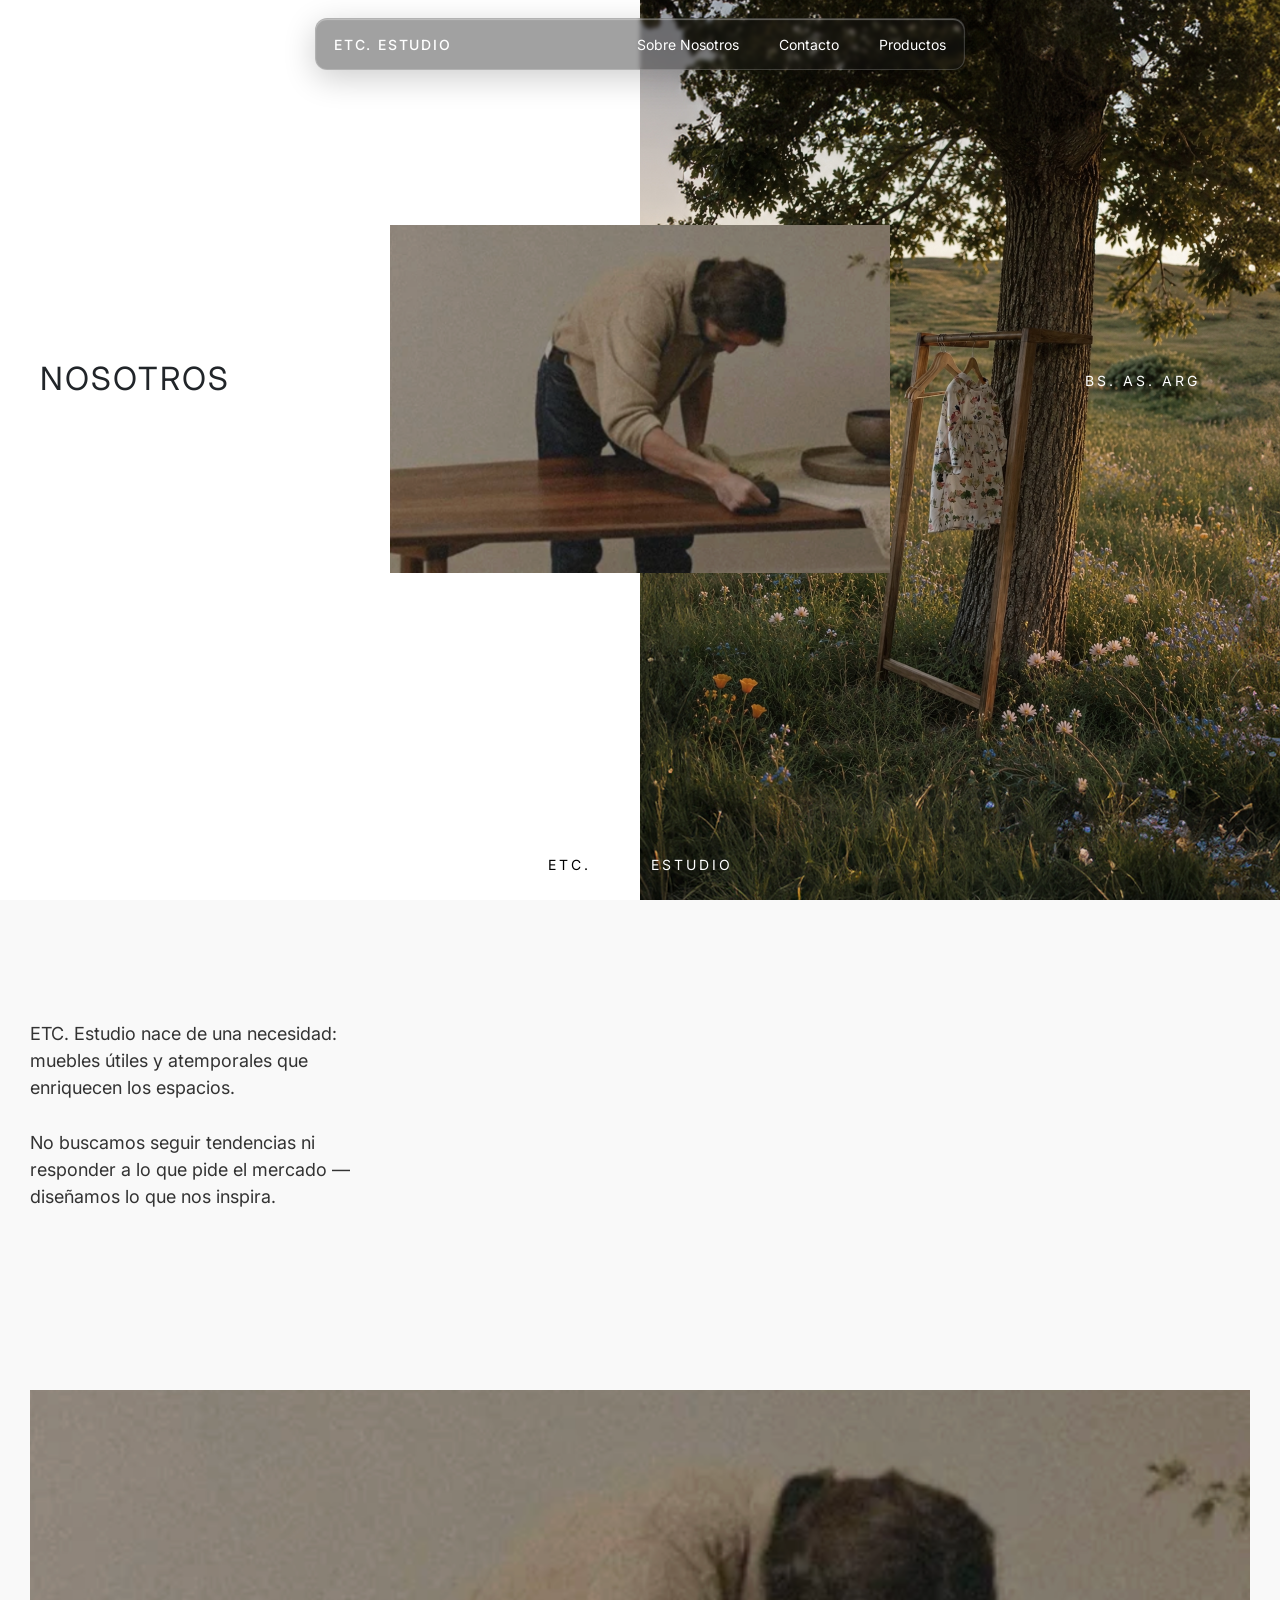
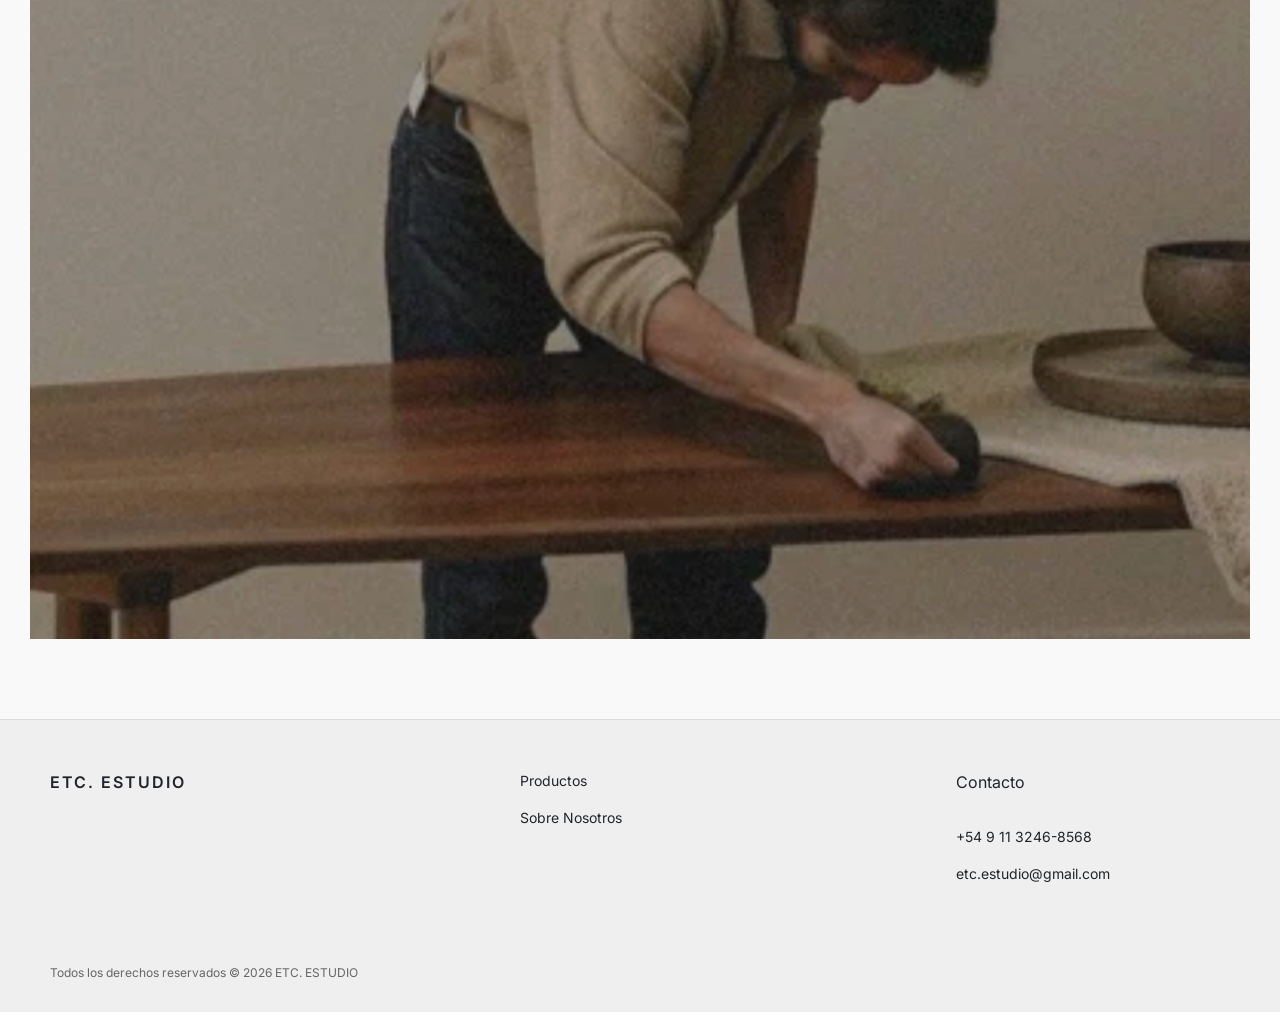
<file: pages/nosotros.html>
<html lang="es">

<head>
    <meta charset="UTF-8">
    <meta name="viewport" content="width=device-width, initial-scale=1.0">
    <link rel="shortcut icon" href="/images/etc.png">
    <title>ETC. ESTUDIO</title>
    <meta name="description" content="ETC. Estudio crea muebles y objetos de diseño con foco en la simplicidad, la materialidad y el detalle.">
    <meta name="keywords" content="etc estudio, muebles de diseño, objetos, diseño contemporáneo, furniture">
    <link href="https://cdn.jsdelivr.net/npm/bootstrap@5.3.2/dist/css/bootstrap.min.css" rel="stylesheet"
        integrity="sha384-T3c6CoIi6uLrA9TneNEoa7RxnatzjcDSCmG1MXxSR1GAsXEV/Dwwykc2MPK8M2HN" crossorigin="anonymous">
    <link rel="preconnect" href="https://fonts.googleapis.com">
    <link rel="preconnect" href="https://fonts.gstatic.com" crossorigin>
    <link href="https://fonts.googleapis.com/css2?family=Inter:wght@400;600&display=swap" rel="stylesheet">
    <link rel="stylesheet" href="https://cdnjs.cloudflare.com/ajax/libs/font-awesome/5.15.3/css/all.min.css"
        integrity="sha384-KyZXEAg3QhqLMpG8r+J6gZ6ISB9Jzt4vJlAy540u7u9p/6ogF4o5vI3i+U2K5s8x" crossorigin="anonymous">
    <link rel="stylesheet" href="../css/style.css">
</head>

<body>
    <header class="site-header">
        <nav class="nav-pill">
            <div>
                <a href="../index.html" class="logo">ETC. ESTUDIO</a>
              </div>
    
          <div class="nav-links">
            <a href="#">Sobre Nosotros</a>
            <a href="https://tiendadeetcestudio.mitiendanube.com/contacto/" target="_blank" rel="noopener noreferrer">
                Contacto
              </a>
            <a class="product-btn" href="./productos.html">Productos</a>
          </div>
          <div class="menu-container">
            <a class="menu-btn" href="./menu.html">
              <img src="../images/menu.svg" alt="Menu">
            </a>
          </div>
        </nav>
      </header>
    
      <main class="home">
        
          <!-- HERO -->
          <section class="about-hero">
        
            <div class="hero-nosotros">
              <img src="../images/hero.jpg" alt="">
            </div>
        
            <div class="hero-floating-image">
              <img src="../images/intro.png" alt="">
            </div>
        
            <div class="hero-title">
              <h1>NOSOTROS</h1>
            </div>
        
            <div class="hero-location">
              <p>BS. AS. ARG</p>
            </div>
        
            <div class="hero-bottom-text">
                <span class="etc">ETC.</span>
                <span class="estudio">ESTUDIO</span>
              </div>
        
          </section>
        
          <!-- CONTENT -->
          <main class="nosotros-page">
        
            <section class="about-text">
              <p>
                ETC. Estudio nace de una necesidad:
                muebles útiles y atemporales que
                enriquecen los espacios.
              </p>
        
              <p>
                No buscamos seguir tendencias ni
                responder a lo que pide el mercado —
                diseñamos lo que nos inspira.
              </p>
            </section>
        
            <section class="about-image">
              <img src="../images/intro.png" alt="">
            </section>
    
      </main>
    
    </main>
    <footer class="footer">
        <div class="footer-top">
          <div class="footer-brand">ETC. ESTUDIO</div>
    
          <div class="footer-links">
            <a href="#">Productos</a>
            <a href="#">Sobre Nosotros</a>
          </div>
    
          <div class="footer-contact">
            <p>Contacto</p>
            <span>+54 9 11 3246-8568</span>
            <span>etc.estudio@gmail.com</span>
          </div>
        </div>
    
        <div class="copyright">
          Todos los derechos reservados © 2026 ETC. ESTUDIO
        </div>
      </footer>   
    
    <script src="https://cdn.jsdelivr.net/npm/bootstrap@5.3.2/dist/js/bootstrap.bundle.min.js"
        integrity="sha384-C6RzsynM9kWDrMNeT87bh95OGNyZPhcTNXj1NW7RuBCsyN/o0jlpcV8Qyq46cDfL"
        crossorigin="anonymous"></script>
</body> 

</html>
</file>
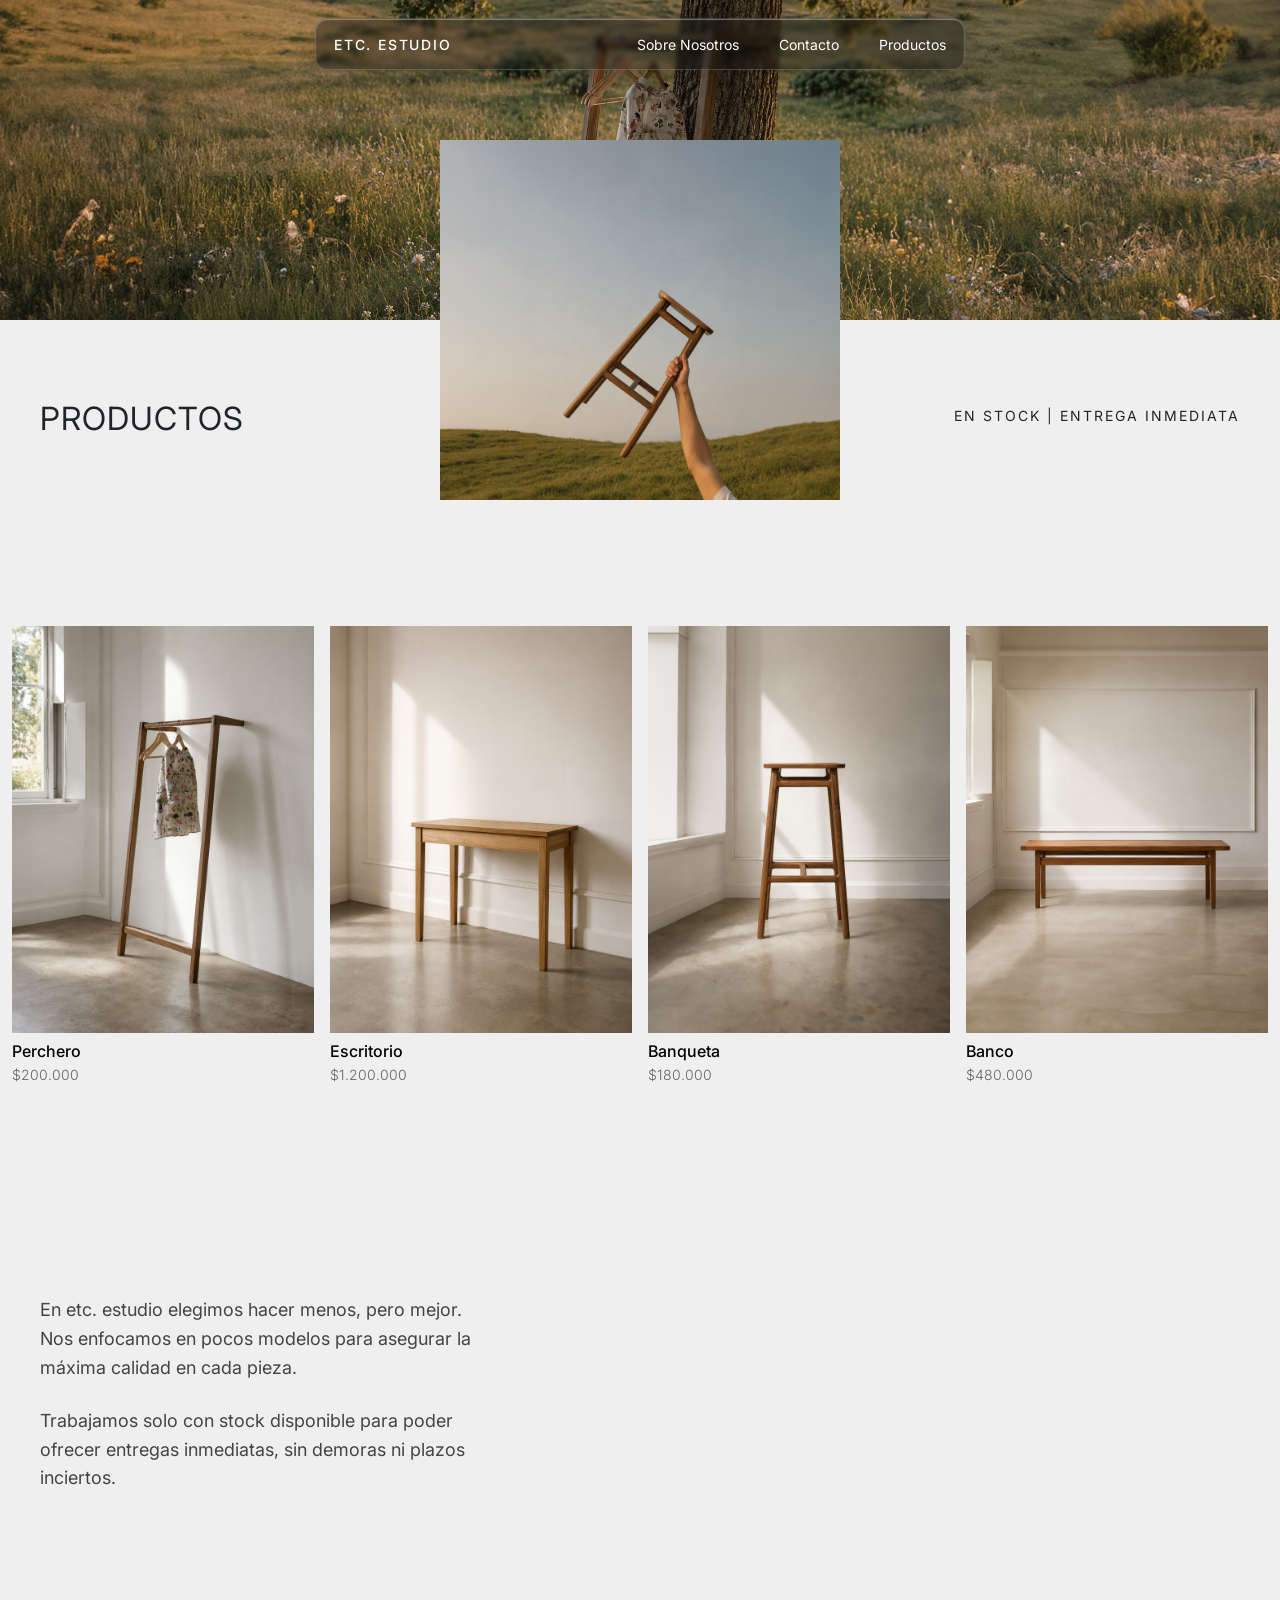
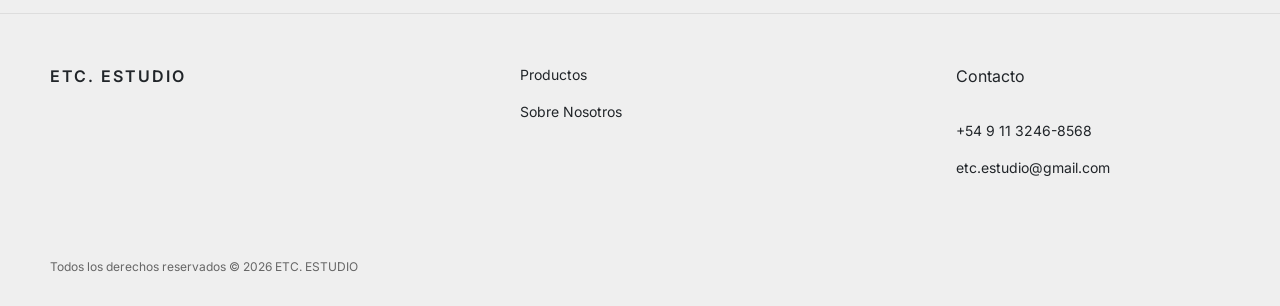
<file: pages/productos.html>
<html lang="es">

<head>
    <meta charset="UTF-8">
    <meta name="viewport" content="width=device-width, initial-scale=1.0">
    <link rel="shortcut icon" href="/images/etc.png">
    <title>ETC. ESTUDIO</title>
    <meta name="description" content="ETC. Estudio crea muebles y objetos de diseño con foco en la simplicidad, la materialidad y el detalle.">
    <meta name="keywords" content="etc estudio, muebles de diseño, objetos, diseño contemporáneo, furniture">
    <link href="https://cdn.jsdelivr.net/npm/bootstrap@5.3.2/dist/css/bootstrap.min.css" rel="stylesheet"
        integrity="sha384-T3c6CoIi6uLrA9TneNEoa7RxnatzjcDSCmG1MXxSR1GAsXEV/Dwwykc2MPK8M2HN" crossorigin="anonymous">
    <link rel="preconnect" href="https://fonts.googleapis.com">
    <link rel="preconnect" href="https://fonts.gstatic.com" crossorigin>
    <link href="https://fonts.googleapis.com/css2?family=Inter:wght@400;600&display=swap" rel="stylesheet">
    <link rel="stylesheet" href="https://cdnjs.cloudflare.com/ajax/libs/font-awesome/5.15.3/css/all.min.css"
        integrity="sha384-KyZXEAg3QhqLMpG8r+J6gZ6ISB9Jzt4vJlAy540u7u9p/6ogF4o5vI3i+U2K5s8x" crossorigin="anonymous">
    <link rel="stylesheet" href="../css/style.css">
</head>

<body>
    <header class="site-header">
        <nav class="nav-pill">
            <div>
                <a href="../index.html" class="logo">ETC. ESTUDIO</a>
              </div>
    
          <div class="nav-links">
            <a href="./nosotros.html">Sobre Nosotros</a>
            <a href="https://tiendadeetcestudio.mitiendanube.com/contacto/" target="_blank" rel="noopener noreferrer">
                Contacto
              </a>
            <a class="product-btn" href="#">Productos</a>
          </div>
          <div class="menu-container">
            <a class="menu-btn" href="./menu.html">
              <img src="../images/menu.svg" alt="Menu">
            </a>
          </div>
        </nav>
      </header>
    
      <main class="home">
    
        <section class="hero-productos">

            <div class="hero-bg">
              <img src="../images/hero.jpg" alt="Paisaje">
            </div>
          
            <div class="hero-image">
              <img src="../images/banner.jpg" alt="Silla">
            </div>
          
          </section>
          
          <main class="productos-page">
            <section class="productos-heading">
              <h1>PRODUCTOS</h1>
              <p>EN STOCK | ENTREGA INMEDIATA</p>
            </section>
          </main>

        <section id="projectsSection">
            <div class="projects">
                <div class="container">
                    <div class="row gx-3">
                        <div class="card-project col-12 col-md-6 col-xl-3"> 
                            <a href="https://tiendadeetcestudio.mitiendanube.com/productos/perchero-15jy1/" target="_blank" rel="noopener noreferrer">
                                <img src="../images/products/p1.jpg" alt="Openline">
                              </a>
                            <div class="project-info">
                                <h3>Perchero</h3>
                                <p>$200.000</p>
                            </div>
                        </div>
                        <div class="card-project col-12 col-md-6 col-xl-3"> 
                            <a href="https://tiendadeetcestudio.mitiendanube.com/productos/perchero-15jy1/" target="_blank" rel="noopener noreferrer">
                                <img src="../images/products/p2.jpg" alt="Openline">
                              </a>
                            <div class="project-info">
                                <h3>Escritorio</h3>
                                <p>$1.200.000</p>
                            </div>
                        </div>
                        <div class="card-project col-12 col-md-6 col-xl-3"> 
                            <a href="https://tiendadeetcestudio.mitiendanube.com/productos/perchero-15jy1/" target="_blank" rel="noopener noreferrer">
                                <img src="../images/products/p3.jpg" alt="Openline">
                              </a>
                            <div class="project-info">
                                <h3>Banqueta</h3>
                                <p>$180.000</p>
                            </div>
                        </div>
                        <div class="card-project col-12 col-md-6 col-xl-3"> 
                            <a href="https://tiendadeetcestudio.mitiendanube.com/productos/perchero-15jy1/" target="_blank" rel="noopener noreferrer">
                                <img src="../images/products/p4.jpg" alt="Openline">
                              </a>
                            <div class="project-info">
                                <h3>Banco</h3>
                                <p>$480.000</p>
                            </div>
                        </div>
                    </div>
            
                    
            </div>
        </section>
    
        <section class="productos-text">
            <p>
              En etc. estudio elegimos hacer menos, pero mejor.
              Nos enfocamos en pocos modelos para asegurar la máxima
              calidad en cada pieza.
            </p>
      
            <p>
              Trabajamos solo con stock disponible para poder ofrecer
              entregas inmediatas, sin demoras ni plazos inciertos.
            </p>
          </section>
    
      </main>
    
    </main>
    <footer class="footer">
        <div class="footer-top">
          <div class="footer-brand">ETC. ESTUDIO</div>
    
          <div class="footer-links">
            <a href="#">Productos</a>
            <a href="#">Sobre Nosotros</a>
          </div>
    
          <div class="footer-contact">
            <p>Contacto</p>
            <span>+54 9 11 3246-8568</span>
            <span>etc.estudio@gmail.com</span>
          </div>
        </div>
    
        <div class="copyright">
          Todos los derechos reservados © 2026 ETC. ESTUDIO
        </div>
      </footer>   
    
    <script src="https://cdn.jsdelivr.net/npm/bootstrap@5.3.2/dist/js/bootstrap.bundle.min.js"
        integrity="sha384-C6RzsynM9kWDrMNeT87bh95OGNyZPhcTNXj1NW7RuBCsyN/o0jlpcV8Qyq46cDfL"
        crossorigin="anonymous"></script>
</body> 

</html>
</file>
<file: css/style.css>
* {
  margin: 0;
  padding: 0;
  box-sizing: border-box;
}

body {
  background: #efefef;
  font-family: Inter, Arial, sans-serif;
}

a {
  text-decoration: none;
  color: inherit;
}

.site-header {
  position: fixed;
  top: 18px;
  width: 100%;
  display: flex;
  justify-content: center;
  z-index: 100;
}

.nav-pill {
  width: 650px;
  height: 52px;
  padding: 0 18px;
  display: flex;
  justify-content: space-between;
  align-items: center;
  border-radius: 12px;
  background: rgba(20, 20, 20, 0.4);
  backdrop-filter: blur(2px);
  -webkit-backdrop-filter: blur(4px);
  border: 1px solid rgba(255, 255, 255, 0.18);
  box-shadow: inset 0 1px 1px rgba(255, 255, 255, 0.35), 0 8px 32px rgba(0, 0, 0, 0.2);
}

.logo {
  color: white;
  font-size: 14px;
  letter-spacing: 1.8px;
  font-weight: 500;
}

.nav-links {
  display: flex;
  gap: 40px;
  align-items: center;
}
.nav-links a {
  color: white;
  font-size: 14px;
}

.menu-container {
  display: none;
}

.product-btn {
  color: white;
  font-size: 14px;
}

@media (max-width: 800px) {
  .nav-pill {
    width: 90%;
  }
  .nav-links {
    display: none;
  }
  .menu-container {
    display: block;
  }
}
* {
  padding: 0;
  margin: 0;
  font-family: "Inter", sans-serif;
  list-style: none;
  text-decoration: none;
}

body {
  overflow-x: hidden;
}

h2,
h3,
h4,
h5,
h6 {
  font-weight: 600;
}

p {
  font-size: 16px;
  font-weight: 400;
}

h2 {
  font-size: 36px;
}

h3 {
  font-size: 48px;
}

h4 {
  font-size: 26px;
}

h5 {
  font-size: 14px;
}

h6 {
  font-size: 20px;
}

/* Buttons */
.primario {
  background-color: #F8C76B;
  padding: 8px 16px;
  border-radius: 4px;
  border-style: none;
}
.primario a {
  background-color: #F8C76B;
  text-decoration: none;
  color: white;
  font-size: 16px;
  font-weight: 600;
  display: inline-block;
}
.primario img {
  background-color: #F8C76B;
}
.primario:hover {
  background-color: #e7b75e;
}
.primario:hover a {
  background-color: #e7b75e;
}
.primario:hover img {
  background-color: #e7b75e;
}

.secundario {
  padding: 12px 24px;
  border-radius: 30px;
  border-style: solid;
  border-width: 2px;
  border-color: black;
}
.secundario a {
  text-decoration: none;
  color: black;
  font-size: 16px;
  font-weight: 600;
  display: inline-block;
}
.secundario img {
  background-color: none;
}
.secundario:hover {
  background-color: #f0f0f0;
}
.secundario:hover a {
  background-color: #f0f0f0;
}
.secundario:hover img {
  background-color: #f0f0f0;
}

@keyframes flotacion {
  0% {
    transform: translatey(2px);
  }
  100% {
    transform: translatey(8px);
  }
}
.container {
  width: 100%;
  max-width: 1440px;
  margin: 0 auto;
}

.breadcrumb-section {
  margin-top: 60px;
}
.breadcrumb-section .container {
  padding-left: 60px;
  padding-right: 60px;
  padding-top: 80px;
}

.project-breadcrumb {
  display: flex;
  align-items: center;
  gap: 12px;
}

.breadcrumb-link {
  font-family: "Inter", sans-serif;
  font-size: 16px;
  font-weight: 300;
  line-height: 1.5;
  color: #848484;
  text-decoration: none;
}
.breadcrumb-link:hover {
  color: #6b6b6b;
}

.breadcrumb-caret {
  color: #848484;
  flex-shrink: 0;
}

.breadcrumb-current {
  font-family: "Inter", sans-serif;
  font-size: 16px;
  font-weight: 600;
  line-height: 1.5;
  color: #000000;
}

.project-intro {
  margin-top: 96px;
  margin-bottom: 96px;
}
.project-intro .container {
  padding-left: 60px;
  padding-right: 60px;
}

.project-intro__content {
  max-width: 420px;
}
.project-intro__content h2 {
  margin: 0 0 16px;
  font-family: "Inter", sans-serif;
  font-size: 18px;
  font-weight: 600;
  line-height: 1.2;
  color: #000000;
}
.project-intro__content p {
  margin: 0;
  font-family: "Inter", sans-serif;
  font-size: 16px;
  font-weight: 200;
  line-height: 1.5;
  color: #848484;
}

@media (max-width: 768px) {
  .breadcrumb-section {
    margin-top: 32px;
  }
  .breadcrumb-section .container {
    padding-left: 16px;
    padding-right: 16px;
  }
  .project-intro {
    margin-top: 64px;
  }
  .project-intro .container {
    padding-left: 16px;
    padding-right: 16px;
  }
  .project-intro__content {
    max-width: 100%;
  }
  .project-intro__content h2 {
    font-size: 18px;
  }
  .project-intro__content p {
    font-size: 16px;
  }
}
.footer {
  border-top: 1px solid #ddd;
  padding: 50px 50px 30px;
  background: #efefef;
}

.footer-top {
  display: flex;
  justify-content: space-between;
  margin-bottom: 80px;
}

.footer-brand {
  font-size: 16px;
  letter-spacing: 2px;
  font-weight: 600;
}

.footer-links {
  display: flex;
  flex-direction: column;
  gap: 16px;
  font-size: 14px;
}

.footer-contact {
  display: flex;
  flex-direction: column;
  gap: 16px;
  font-size: 14px;
  margin-right: 120px;
}

.copyright {
  font-size: 12px;
  color: #666;
}

@media (max-width: 800px) {
  .footer {
    padding: 50px 16px 30px;
  }
  .footer-top {
    flex-direction: column;
  }
  .footer-brand {
    margin-bottom: 46px;
    white-space: nowrap;
  }
  .footer-links,
  .footer-contact {
    gap: 8px;
  }
  .footer-links {
    margin-bottom: 40px;
  }
  .footer-contact {
    margin-right: 0;
  }
}
#projectsSection .container button {
  background: black;
  color: white;
  border: none;
  border-radius: 8px;
  padding: 6px 14px;
  cursor: pointer;
  font-size: 16px;
  font-weight: 300;
}
#projectsSection .container h2 {
  font-size: 20px;
  font-weight: 500;
}
#projectsSection .container img {
  width: 100%;
  margin-bottom: 8px;
}
#projectsSection .container img:hover {
  width: 99%;
}
#projectsSection .container .project-info {
  text-align: left;
  padding-bottom: 42px;
}
#projectsSection .container .project-info h3 {
  font-size: 16px;
  font-weight: 500;
  color: #000;
  margin: 0 0 4px 0;
  line-height: 1.3;
}
#projectsSection .container .project-info p {
  font-size: 14px;
  font-weight: 300;
  color: #656565;
  margin: 0;
  line-height: 1.3;
  margin-bottom: 80px;
}

.home {
  width: 100%;
}

img {
  display: block;
  width: 100%;
}

.hero {
  height: 100vh;
  position: relative;
  overflow: hidden;
}
.hero video {
  height: 100vh;
  width: 100%;
  object-fit: cover;
}
.hero .overlay {
  position: absolute;
  inset: 0;
  background: rgba(0, 0, 0, 0.08);
}
.hero h1 {
  position: absolute;
  left: 40px;
  top: 300px;
  color: white;
  font-size: 32px;
  font-weight: 300;
  letter-spacing: 6px;
}
.hero .location {
  position: absolute;
  right: 40px;
  top: 320px;
  color: white;
  font-size: 14px;
  letter-spacing: 3px;
}
.hero .subtitle {
  position: absolute;
  bottom: 30px;
  width: 100%;
  text-align: center;
  color: white;
  font-size: 14px;
  letter-spacing: 3px;
}

.intro {
  padding: 110px 60px;
  display: flex;
  justify-content: space-between;
  align-items: flex-end;
  gap: 120px;
}
.intro-text {
  width: 30%;
}
.intro-text p {
  font-size: 16px;
  line-height: 1.5;
  margin-bottom: 20px;
  color: #333;
}
.intro-image {
  width: 60%;
}

.banner-image {
  padding: 0 40px 90px;
}
.banner-image img {
  height: 720px;
  object-fit: cover;
}

.featured {
  padding: 0 50px 100px;
}

.section-title {
  display: flex;
  justify-content: space-between;
  margin-bottom: 40px;
}
.section-title h2 {
  font-size: 34px;
  font-weight: 400;
}
.section-title button {
  background: black;
  color: white;
  border: none;
  border-radius: 8px;
  padding: 12px 20px;
  cursor: pointer;
}

.product-grid {
  display: grid;
  grid-template-columns: repeat(4, 1fr);
  gap: 30px;
}

.product-card img {
  height: 430px;
  object-fit: cover;
  margin-bottom: 18px;
}
.product-card h3 {
  font-size: 20px;
  margin-bottom: 8px;
  font-weight: 400;
}
.product-card span {
  color: #555;
  font-size: 18px;
}

.made-in {
  text-align: center;
  padding-bottom: 140px;
  font-size: 20px;
  letter-spacing: 3px;
}

#heroproject {
  width: 100%;
  height: 40%;
  display: flex;
  justify-content: center;
  align-items: center;
  margin-top: 60px;
}
#heroproject .hi {
  text-align: center;
}
#heroproject .hi button {
  margin-top: 12px;
}
#heroproject .hi h2 {
  font-size: 60px;
}

#projectSitePuie img {
  width: 100%;
}

#visit {
  padding-top: 80px;
}
#visit div {
  display: flex;
  flex-direction: row;
  align-items: center;
  justify-content: center;
}
#visit div button {
  margin-left: 20px;
}

#projectsSection {
  margin-top: 50px;
}
#projectsSection .downproject {
  display: flex;
  justify-content: space-between;
  justify-items: center;
  margin-bottom: 12px;
}

.about-hero {
  height: 100vh;
  position: relative;
  overflow: hidden;
  background-color: #fff;
}

.hero-nosotros {
  position: absolute;
  top: 0;
  right: 0;
  width: 50%;
  height: 100%;
}
.hero-nosotros img {
  width: 100%;
  height: 100%;
  object-fit: cover;
  display: block;
}

.hero-title {
  position: absolute;
  left: 40px;
  top: 360px;
}
.hero-title h1 {
  font-size: 32px;
  font-weight: 400;
  letter-spacing: 2px;
}

.hero-floating-image {
  position: absolute;
  z-index: 5;
  left: 50%;
  top: 25%;
  transform: translateX(-50%);
}
.hero-floating-image img {
  width: 500px;
  display: block;
}

.hero-location {
  position: absolute;
  right: 80px;
  top: 370px;
}
.hero-location p {
  color: white;
  font-size: 14px;
  letter-spacing: 3px;
}

.hero-bottom-text {
  position: absolute;
  bottom: 25px;
  left: 50%;
  transform: translateX(-50%);
  display: flex;
  gap: 60px;
}
.hero-bottom-text span {
  font-size: 14px;
  letter-spacing: 3px;
}
.hero-bottom-text .etc {
  color: #000;
}
.hero-bottom-text .estudio {
  color: #fff;
}

.nosotros-page {
  padding: 120px 30px 80px;
  background-color: #F9F9F9;
}

.about-text {
  width: 320px;
  margin-bottom: 180px;
}
.about-text p {
  font-size: 18px;
  line-height: 1.5;
  color: #333;
  margin-bottom: 28px;
}

.about-image {
  width: 100%;
}
.about-image img {
  width: 100%;
  display: block;
}

#projectSitePuie {
  margin-top: 60px;
}
#projectSitePuie img {
  width: 100%;
}

#projectsSection {
  margin-top: 50px;
}
#projectsSection .downproject {
  display: flex;
  justify-content: space-between;
  justify-items: center;
  margin-bottom: 12px;
}
#projectsSection .downproject p {
  margin-bottom: 0px !important;
}

.menu-page {
  position: relative;
  height: 100vh;
  display: flex;
  justify-content: center;
}

.menu-bg {
  position: absolute;
  inset: 0;
  overflow: hidden;
}
.menu-bg img {
  width: 100%;
  height: 100%;
  object-fit: cover;
  display: block;
}

.menu-content {
  position: relative;
  z-index: 2;
  display: flex;
  flex-direction: column;
  align-items: center;
  width: 100%;
  padding: 60px 20px 40px;
}

.logomenu {
  color: #fff;
  font-size: 24px;
  letter-spacing: 6px;
  text-decoration: none;
  margin-bottom: 100px;
}

.menu-links {
  display: flex;
  flex-direction: column;
  align-items: center;
  gap: 44px;
  margin-top: auto;
  margin-bottom: auto;
}
.menu-links a {
  color: #fff;
  text-decoration: none;
  font-size: 18px;
}

.close-btn {
  margin-top: auto;
  width: 56px;
  height: 56px;
  border-radius: 50%;
  border: 1px solid rgba(255, 255, 255, 0.5);
  background: rgba(20, 18, 14, 0.45);
  display: flex;
  align-items: center;
  justify-content: center;
}
.close-btn img {
  width: 24px;
}

.hero-productos {
  position: relative;
  height: 320px;
  display: flex;
  justify-content: center;
}

.hero-bg {
  position: absolute;
  inset: 0;
  overflow: hidden;
}
.hero-bg img {
  width: 100%;
  height: 100%;
  object-fit: cover;
  display: block;
}

.hero-image {
  position: relative;
  z-index: 2;
  margin-top: 60px;
  transform: translateY(80px);
}
.hero-image img {
  width: 400px;
  display: block;
}

.productos-page {
  padding: 80px 40px 60px;
}

.productos-heading {
  display: flex;
  justify-content: space-between;
  align-items: center;
  margin-bottom: 70px;
}
.productos-heading h1 {
  font-size: 32px;
  font-weight: 400;
  letter-spacing: 1px;
}
.productos-heading p {
  font-size: 14px;
  letter-spacing: 2px;
}

.productos-text {
  width: 35%;
  margin-top: 90px;
  margin-bottom: 120px;
  margin-left: 40px;
}
.productos-text p {
  font-size: 18px;
  line-height: 1.6;
  color: #444;
  margin-bottom: 24px;
}

.project-video {
  margin-top: 80px;
}
.project-video .container {
  padding-left: 60px;
  padding-right: 60px;
}

.project-video__media {
  display: block;
  width: 100%;
  height: auto;
  border-radius: 12px;
  object-fit: cover;
}

@media (max-width: 768px) {
  .project-video {
    margin-top: 48px;
  }
  .project-video .container {
    padding-left: 16px;
    padding-right: 16px;
  }
}
.project-image-full {
  width: 100%;
  margin-top: 80px;
}
.project-image-full img {
  display: block;
  width: 100%;
  height: auto;
}

@media (max-width: 768px) {
  .project-image-full {
    margin-top: 48px;
  }
}
.project-closing {
  padding: 120px 60px;
}

.project-closing__content {
  display: flex;
  align-items: center;
  justify-content: center;
  gap: 12px;
}
.project-closing__content h2 {
  margin: 0;
  font-family: "Inter", sans-serif;
  font-size: 18px;
  font-weight: 600;
  line-height: 1.4;
  color: #000;
}

.project-closing__button {
  display: inline-flex;
  align-items: center;
  justify-content: center;
  padding: 6px 12px;
  border: 1px solid #CACBD4;
  border-radius: 20px;
  font-family: "Inter", sans-serif;
  font-size: 14px;
  font-weight: 400;
  line-height: 1.4;
  color: #000;
  text-decoration: none;
  transition: all 0.2s ease;
}
.project-closing__button:hover {
  background: #f7f7f7;
}

@media (max-width: 768px) {
  .project-closing {
    padding: 80px 16px;
  }
  .project-closing__content {
    flex-wrap: wrap;
  }
}
.project-gallery {
  padding: 20px 60px;
  overflow: hidden;
}

.project-gallery__wrapper {
  position: relative;
  width: 100%;
  height: 700px;
}

.project-gallery__item {
  position: absolute;
  border: 1px solid #CACBD4;
  border-radius: 6px;
  overflow: hidden;
  background: #fff;
}
.project-gallery__item video {
  display: block;
  width: 100%;
  height: auto;
}

/* Back */
.project-gallery__item--back {
  width: 46%;
  top: 0;
  right: 0;
  z-index: 1;
}

/* Middle */
.project-gallery__item--middle {
  width: 46%;
  top: 110px;
  left: 56%;
  transform: translateX(-50%);
  z-index: 2;
}

/* Front */
.project-gallery__item--front {
  width: 46%;
  top: 220px;
  left: 0;
  z-index: 3;
}

@media (max-width: 768px) {
  .project-gallery {
    padding: 80px 16px;
  }
  .project-gallery__wrapper {
    position: relative;
    width: 100%;
    height: 1100px;
  }
  .project-gallery__item {
    position: relative;
    width: 100% !important;
    top: auto !important;
    left: auto !important;
    right: auto !important;
    transform: none !important;
  }
}
@media (max-width: 1100px) {
  main {
    overflow-x: hidden;
  }
  /* Productos mobile */
  #projectsSection {
    margin-left: 20px;
    margin-right: 20px;
  }
  #projectsSection .container .card-puie {
    margin-bottom: 30px;
    padding: 32px;
    border-radius: 8px;
    border-style: none;
  }
  #projectsSection .container .card-puie h4 {
    padding-bottom: 6px;
  }
  #projectsSection .container .card-puie p {
    padding-bottom: 0px;
  }
}
@media (max-width: 1100px) and (max-width: 800px) {
  .hero h1 {
    left: 50%;
    top: 50%;
    transform: translate(-50%, -50%);
    text-align: center;
    width: 100%;
  }
  .hero .location {
    display: none;
  }
}
@media (max-width: 1100px) and (max-width: 800px) {
  .intro {
    padding: 110px 16px;
    flex-direction: column;
    align-items: flex-start;
    gap: 40px;
  }
  .intro-text {
    width: 100%;
  }
  .intro-image {
    width: 100%;
  }
}
@media (max-width: 1100px) {
  .banner-image {
    padding: 0;
    width: 100vw;
    margin-left: calc(50% - 50vw);
  }
  .banner-image img {
    width: 100%;
    height: 720px;
    object-fit: cover;
    display: block;
  }
}
@media (max-width: 1100px) and (max-width: 800px) {
  .hero-image {
    position: relative;
    z-index: 2;
    margin-top: 60px;
    transform: translateY(80px);
  }
  .hero-image img {
    width: 280px;
    display: block;
  }
  .productos-page {
    padding: 180px 16px 0px;
  }
  .productos-heading {
    flex-direction: column;
    align-items: flex-start;
    gap: 8px;
  }
  .productos-text {
    width: 80%;
    margin-left: 16px;
  }
  .productos-text p {
    font-size: 16px;
  }
}
@media (max-width: 1100px) and (max-width: 800px) {
  .about-hero {
    height: auto;
    display: flex;
    flex-direction: column;
    padding: 110px 16px 40px;
  }
  .hero-title {
    position: static;
    order: 1;
  }
  .hero-title h1 {
    font-size: 36px;
  }
  .hero-location {
    position: static;
    order: 2;
    margin-top: 80px;
    margin-bottom: 8px;
  }
  .hero-location p {
    color: #000;
  }
  .hero-floating-image {
    position: static;
    order: 3;
    width: 100%;
    margin-top: 0px;
    transform: translateX(0%);
  }
  .hero-floating-image img {
    width: 100%;
  }
  .hero-nosotros,
  .hero-bottom-text {
    display: none;
  }
  .nosotros-page {
    padding: 0;
  }
  .about-text {
    width: 100%;
    margin-bottom: 0;
    padding: 100px 24px 70px;
    background: #f4f4f2;
  }
  .about-text p {
    font-size: 16px;
  }
  .about-image {
    margin-top: 0;
  }
}

/*# sourceMappingURL=style.css.map */
</file>
